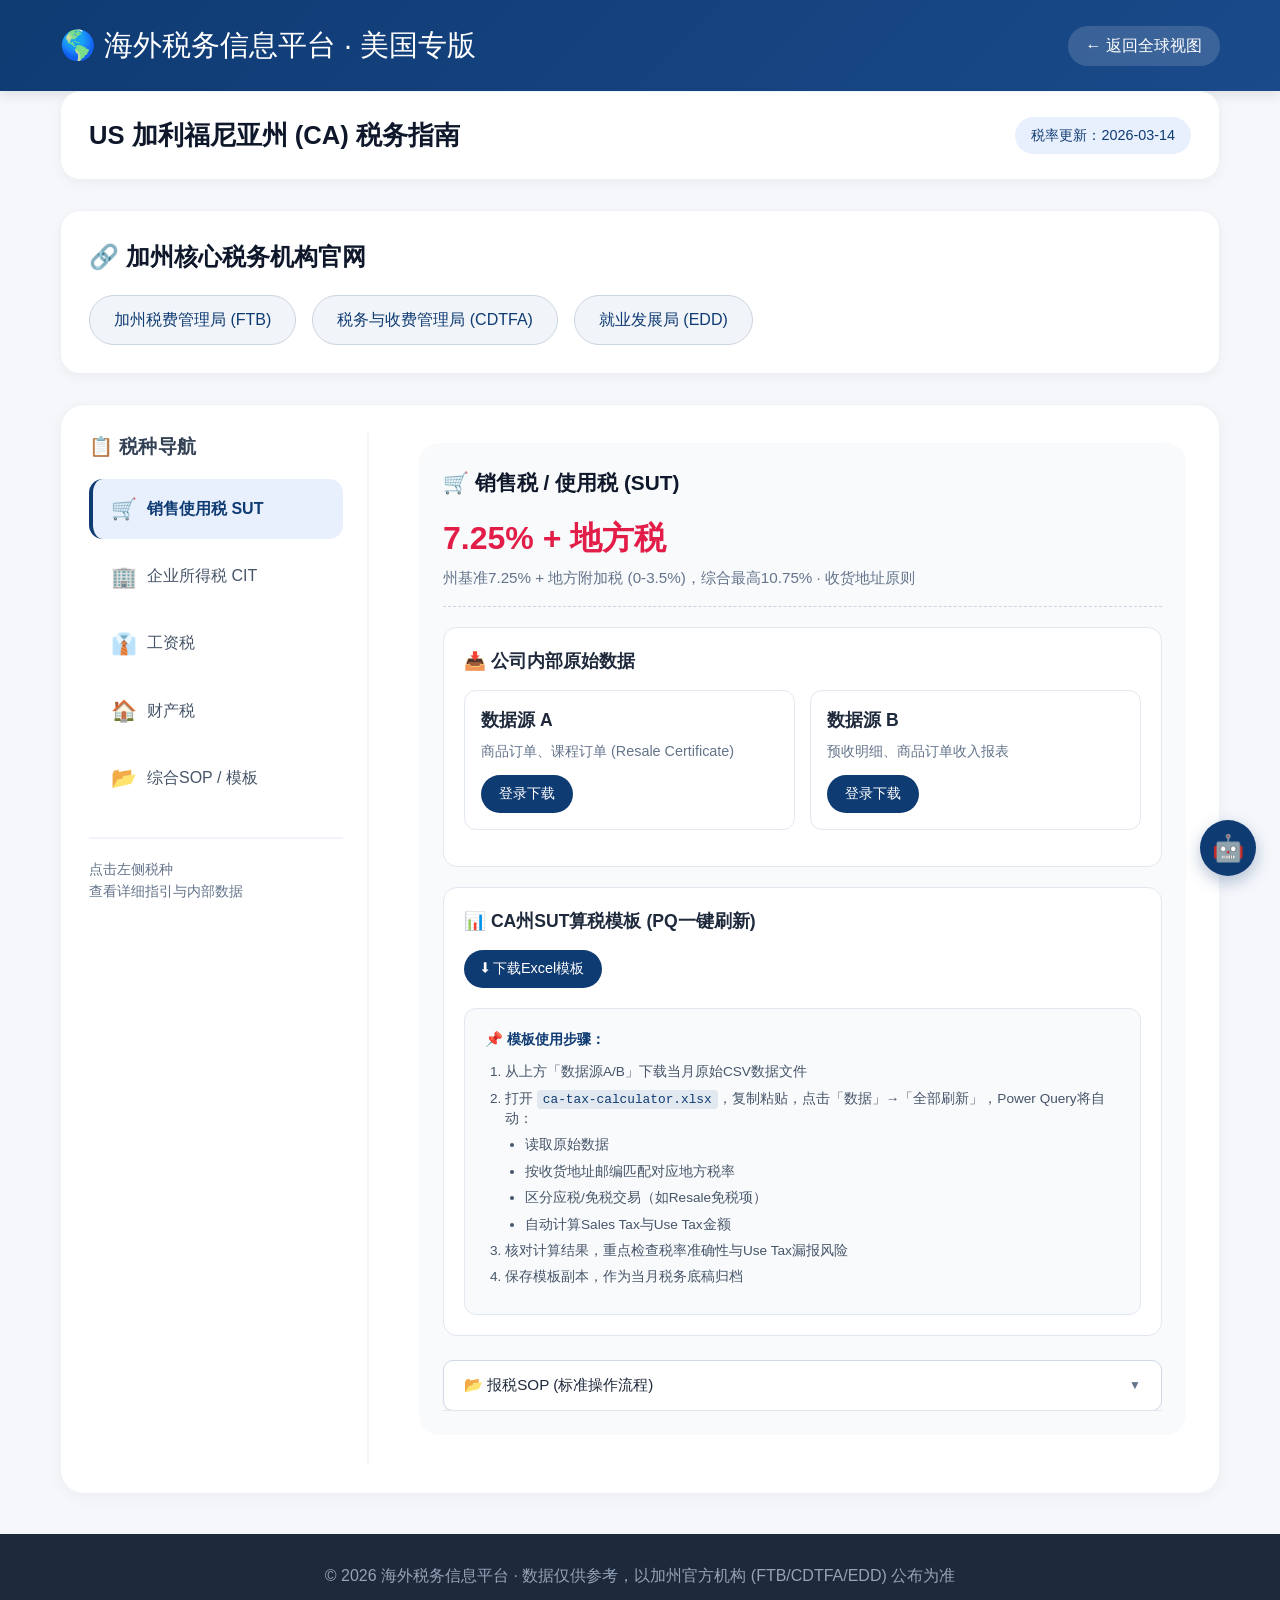
<file: pages/us-ca.html>
<!DOCTYPE html>
<html lang="zh-CN">
<head>
    <meta charset="UTF-8">
    <meta name="viewport" content="width=device-width, initial-scale=1.0">
    <title>加利福尼亚州 (CA) · 税务详情</title>
    <style>
        * {
            margin: 0;
            padding: 0;
            box-sizing: border-box;
        }

        body {
            font-family: -apple-system, BlinkMacSystemFont, "Segoe UI", Roboto, "Helvetica Neue", Arial, sans-serif;
            line-height: 1.5;
            color: #1e293b;
            background-color: #f5f7fb;
        }

        /* 固定宽度1200px */
        .container {
            width: 1200px;
            margin: 0 auto;
            padding: 0 20px;
        }

        /* 导航栏 */
        header {
            background: linear-gradient(135deg, #0f3b73, #1a4a8a);
            color: white;
            padding: 24px 0;
            box-shadow: 0 4px 12px rgba(0,0,0,0.1);
        }

        header .container {
            display: flex;
            justify-content: space-between;
            align-items: center;
        }

        header h1 {
            font-size: 1.8rem;
            font-weight: 500;
            display: flex;
            align-items: center;
            gap: 10px;
        }

        .back-link {
            color: white;
            text-decoration: none;
            padding: 8px 18px;
            background: rgba(255,255,255,0.15);
            border-radius: 30px;
            font-weight: 500;
            transition: background 0.2s;
            cursor: pointer;
        }
        .back-link:hover {
            background: rgba(255,255,255,0.3);
        }

        /* 主体 */
        main {
            padding: 40px 0;
        }

        /* 头部标题区 */
        .tax-detail-header {
            display: flex;
            justify-content: space-between;
            align-items: center;
            margin-bottom: 30px;
            background: white;
            padding: 24px 28px;
            border-radius: 20px;
            box-shadow: 0 4px 12px rgba(0,0,0,0.04);
            border: 1px solid #eef2f6;
        }
        .tax-detail-header h2 {
            font-size: 1.6rem;
            font-weight: 600;
            color: #0f172a;
        }
        .update-tag {
            background: #e8f0fe;
            color: #0f3b73;
            padding: 8px 16px;
            border-radius: 40px;
            font-size: 0.9rem;
            font-weight: 500;
        }

        /* 核心官网链接 */
        .core-links-section {
            background: white;
            border-radius: 20px;
            padding: 28px;
            margin-bottom: 30px;
            box-shadow: 0 4px 12px rgba(0,0,0,0.04);
            border: 1px solid #eef2f6;
        }
        .core-links-section h3 {
            font-size: 1.5rem;
            font-weight: 600;
            color: #0f172a;
            margin-bottom: 20px;
            display: flex;
            align-items: center;
            gap: 8px;
        }
        .links-grid {
            display: flex;
            gap: 16px;
            flex-wrap: wrap;
        }
        .gov-button {
            display: inline-block;
            padding: 12px 24px;
            background: #f1f5f9;
            color: #0f3b73;
            text-decoration: none;
            border-radius: 40px;
            font-weight: 500;
            border: 1px solid #cbd5e1;
            transition: all 0.2s;
        }
        .gov-button:hover {
            background: #e2e8f0;
            border-color: #94a3b8;
        }

        /* ===== 左右分栏导航 ===== */
        .tax-detail-grid {
            display: flex;
            gap: 30px;
            background: white;
            border-radius: 24px;
            padding: 28px;
            box-shadow: 0 4px 16px rgba(0,0,0,0.04);
            border: 1px solid #eef2f6;
            min-height: 600px;
        }

        /* 左侧税种导航 */
        .tax-nav {
            width: 280px;
            flex-shrink: 0;
            border-right: 2px solid #f1f5f9;
            padding-right: 24px;
        }
        .tax-nav h4 {
            font-size: 1.2rem;
            font-weight: 600;
            color: #334155;
            margin-bottom: 18px;
            letter-spacing: 0.3px;
        }
        .tax-nav-list {
            display: flex;
            flex-direction: column;
            gap: 8px;
        }
        .tax-nav-item {
            padding: 14px 18px;
            border-radius: 14px;
            font-size: 1rem;
            font-weight: 500;
            color: #475569;
            cursor: pointer;
            transition: all 0.2s;
            display: flex;
            align-items: center;
            gap: 10px;
            border-left: 4px solid transparent;
        }
        .tax-nav-item:hover {
            background: #f8fafc;
            color: #0f3b73;
        }
        .tax-nav-item.active {
            background: #e8f0fe;
            color: #0f3b73;
            border-left-color: #0f3b73;
            font-weight: 600;
        }
        .tax-nav-item .emoji-bg {
            font-size: 1.3rem;
        }

        /* 右侧内容面板 */
        .tax-content-panel {
            flex: 1;
            min-width: 0;
            background: #ffffff;
            border-radius: 16px;
            padding: 10px 5px 10px 20px;
        }
        .tax-content-pane {
            display: none;
            animation: fadeIn 0.3s ease;
        }
        .tax-content-pane.active-pane {
            display: block;
        }
        @keyframes fadeIn {
            from { opacity: 0.3; transform: translateY(5px); }
            to { opacity: 1; transform: translateY(0); }
        }

        /* 右侧内容卡片样式 */
        .pane-card {
            background: #f8fafc;
            border-radius: 20px;
            padding: 24px;
            margin-bottom: 20px;
        }
        .pane-card h5 {
            font-size: 1.3rem;
            font-weight: 600;
            color: #0f172a;
            margin-bottom: 16px;
            display: flex;
            align-items: center;
            gap: 10px;
        }
        .rate-badge {
            font-size: 2rem;
            font-weight: 700;
            color: #e11d48;
            margin: 10px 0 5px;
        }
        .rate-desc {
            color: #64748b;
            font-size: 0.95rem;
            margin-bottom: 20px;
            border-bottom: 1px dashed #cbd5e1;
            padding-bottom: 16px;
        }
        .data-block {
            background: white;
            border-radius: 14px;
            padding: 20px;
            margin: 20px 0;
            border: 1px solid #e2e8f0;
        }
        .data-block h6 {
            font-size: 1.1rem;
            font-weight: 600;
            margin-bottom: 12px;
            color: #1e293b;
        }
        .data-links {
            display: flex;
            gap: 15px;
            flex-wrap: wrap;
            margin: 16px 0;
        }
        .data-link-item {
            background: white;
            border-radius: 12px;
            padding: 16px;
            flex: 1 1 200px;
            border: 1px solid #e2e8f0;
        }
        .data-link-item h6 {
            margin-bottom: 8px;
        }
        .data-link-desc {
            color: #64748b;
            font-size: 0.9rem;
            margin-bottom: 12px;
        }
        .btn {
            display: inline-block;
            padding: 8px 18px;
            border-radius: 40px;
            font-weight: 500;
            text-decoration: none;
            font-size: 0.9rem;
            border: none;
            cursor: pointer;
            transition: 0.2s;
        }
        .btn-primary {
            background: #0f3b73;
            color: white;
        }
        .btn-primary:hover {
            background: #0a2955;
        }
        .btn-secondary {
            background: white;
            color: #0f3b73;
            border: 1px solid #cbd5e1;
        }
        .btn-secondary:hover {
            background: #f1f5f9;
        }

        /* 模板使用步骤 -  */
        .template-guide {
            background: #f8fafc;
            border-radius: 12px;
            padding: 20px;
            margin-top: 20px;
            border: 1px solid #e2e8f0;
        }
        .template-guide strong {
            font-size: 0.9rem;
            color: #0f3b73;
            display: block;
            margin-bottom: 12px;
            font-weight: 600;
        }
        .template-guide ol, .template-guide ul {
            margin-left: 20px;
            color: #475569;
            font-size: 0.85rem;
        }
        .template-guide li {
            margin: 6px 0;
            line-height: 1.5;
            font-size: 0.85rem;
        }
        .template-guide code {
            background: #e2e8f0;
            padding: 2px 6px;
            border-radius: 4px;
            font-size: 0.8rem;
            color: #0f3b73;
            font-family: monospace;
        }
        .template-guide ul {
            list-style-type: disc;
        }

        /* 折叠SOP - 全新精致样式 */
        .sop-section {
            margin-top: 24px;
        }
        .collapsible {
            background: white;
            border: 1px solid #d1d9e6;
            padding: 14px 20px;
            width: 100%;
            text-align: left;
            font-size: 0.95rem;
            font-weight: 500;
            border-radius: 10px;
            cursor: pointer;
            display: flex;
            justify-content: space-between;
            align-items: center;
            transition: all 0.2s;
            color: #1e293b;
            box-shadow: 0 1px 3px rgba(0,0,0,0.02);
        }
        .collapsible:hover {
            background: #f1f5f9;
            border-color: #9aa9b9;
        }
        .collapsible::after {
            content: '▼';
            font-size: 0.75rem;
            color: #64748b;
            transition: transform 0.3s;
        }
        .collapsible.active::after {
            transform: rotate(180deg);
        }
        .sop-content {
            max-height: 0;
            overflow: hidden;
            transition: max-height 0.4s ease-out;
            background: #ffffff;
            border-radius: 0 0 12px 12px;
            border: 1px solid #e2e8f0;
            border-top: none;
            margin-top: -1px;
        }
        .sop-content-inner {
            padding: 24px;
            font-size: 0.9rem;
            line-height: 1.6;
            color: #334155;
        }
        .sop-step {
            margin-bottom: 28px;
        }
        .sop-step:last-child {
            margin-bottom: 0;
        }
        .sop-step-title {
            font-weight: 600;
            color: #0f3b73;
            font-size: 1rem;
            margin-bottom: 12px;
            padding-bottom: 6px;
            border-bottom: 1px solid #e2e8f0;
            display: flex;
            align-items: center;
            gap: 8px;
        }
        .sop-step-title .step-number {
            background: #0f3b73;
            color: white;
            width: 24px;
            height: 24px;
            border-radius: 24px;
            display: inline-flex;
            align-items: center;
            justify-content: center;
            font-size: 0.8rem;
            font-weight: 500;
        }
        .sop-content-inner p {
            margin-bottom: 12px;
            font-size: 0.9rem;
        }
        .sop-content-inner strong {
            color: #0f3b73;
            font-weight: 600;
        }
        .sop-content-inner ul, .sop-content-inner ol {
            margin-left: 24px;
            margin-bottom: 16px;
        }
        .sop-content-inner li {
            margin: 6px 0;
            font-size: 0.9rem;
        }
        .sop-download {
            margin-top: 24px;
            padding-top: 20px;
            border-top: 1px dashed #cbd5e1;
            display: flex;
            gap: 12px;
            align-items: center;
        }
        .sop-download .btn {
            font-size: 0.8rem;
            padding: 6px 14px;
        }
        .sop-note {
            background: #fef9e7;
            border-left: 4px solid #f1c40f;
            padding: 16px;
            border-radius: 8px;
            margin-top: 20px;
            font-size: 0.85rem;
        }
        .sop-note p {
            margin-bottom: 8px;
        }
        .sop-note ul {
            margin-left: 20px;
        }

        /* AI 悬浮窗 */
        .ai-chat-container {
            position: fixed;
            bottom: 24px;
            right: 24px;
            z-index: 1000;
        }
        .ai-chat-toggle {
            width: 56px;
            height: 56px;
            background: #0f3b73;
            border: none;
            border-radius: 56px;
            font-size: 26px;
            cursor: pointer;
            box-shadow: 0 6px 16px rgba(15,59,115,0.3);
            color: white;
        }
        .ai-chat-window {
            position: absolute;
            bottom: 70px;
            right: 0;
            width: 340px;
            background: white;
            border-radius: 20px;
            border: 1px solid #e2e8f0;
            box-shadow: 0 12px 30px rgba(0,0,0,0.1);
            display: none;
        }
        .ai-chat-window.show { display: block; }
        .ai-chat-header {
            padding: 16px;
            font-weight: 600;
            background: #f8fafc;
            border-bottom: 1px solid #e2e8f0;
            display: flex;
            justify-content: space-between;
        }
        .ai-chat-close { cursor: pointer; font-size: 22px; line-height: 1; }
        .ai-chat-messages {
            height: 260px;
            overflow-y: auto;
            padding: 16px;
            background: #f8fafc;
        }
        .message {
            margin-bottom: 12px;
            padding: 8px 14px;
            border-radius: 18px;
            max-width: 85%;
            font-size: 0.9rem;
        }
        .ai-message {
            background: #e8f0fe;
            color: #1e293b;
            margin-right: auto;
        }
        .user-message {
            background: #0f3b73;
            color: white;
            margin-left: auto;
        }
        .ai-chat-input {
            display: flex;
            padding: 12px;
            border-top: 1px solid #e2e8f0;
        }
        .ai-chat-input input {
            flex: 1;
            padding: 10px 14px;
            border: 1px solid #e2e8f0;
            border-radius: 30px 0 0 30px;
            outline: none;
        }
        .ai-chat-input button {
            padding: 0 20px;
            background: #0f3b73;
            color: white;
            border: none;
            border-radius: 0 30px 30px 0;
            cursor: pointer;
        }

        footer {
            background: #1e293b;
            color: #94a3b8;
            padding: 30px 0;
            text-align: center;
            margin-top: 40px;
        }

        @media (max-width: 1200px) {
            .container { width: 100%; }
        }
    </style>
</head>
<body>

<header>
    <div class="container">
        <h1>🌎 海外税务信息平台 · 美国专版</h1>
        <a onclick="window.location.href='../index.html'" class="back-link">← 返回全球视图</a>
    </div>
</header>

<main class="container">
    <div class="tax-detail-header">
        <h2>US 加利福尼亚州 (CA) 税务指南</h2>
        <span class="update-tag">税率更新：2026-03-14</span>
    </div>

    <div class="core-links-section">
        <h3>🔗 加州核心税务机构官网</h3>
        <div class="links-grid">
            <a href="https://www.ftb.ca.gov/" target="_blank" class="gov-button">加州税费管理局 (FTB)</a>
            <a href="https://www.cdtfa.ca.gov/" target="_blank" class="gov-button">税务与收费管理局 (CDTFA)</a>
            <a href="https://www.edd.ca.gov/" target="_blank" class="gov-button">就业发展局 (EDD)</a>
        </div>
    </div>

    <div class="tax-detail-grid">
        <!-- 左侧税种导航 -->
        <div class="tax-nav">
            <h4>📋 税种导航</h4>
            <div class="tax-nav-list">
                <div class="tax-nav-item active" data-pane="sut-pane">
                    <span class="emoji-bg">🛒</span> 销售使用税 SUT
                </div>
                <div class="tax-nav-item" data-pane="income-pane">
                    <span class="emoji-bg">🏢</span> 企业所得税 CIT
                </div>
                <div class="tax-nav-item" data-pane="payroll-pane">
                    <span class="emoji-bg">👔</span> 工资税
                </div>
                <div class="tax-nav-item" data-pane="property-pane">
                    <span class="emoji-bg">🏠</span> 财产税
                </div>
                <div class="tax-nav-item" data-pane="sop-pane">
                    <span class="emoji-bg">📂</span> 综合SOP / 模板
                </div>
            </div>
            <div style="margin-top: 30px; padding-top: 20px; border-top: 2px solid #f1f5f9;">
                <p style="color:#64748b; font-size:0.9rem;">点击左侧税种<br>查看详细指引与内部数据</p>
            </div>
        </div>

        <!-- 右侧内容区域 -->
        <div class="tax-content-panel">

            <!-- SUT 窗格 - 更新SOP内容 -->
            <div id="sut-pane" class="tax-content-pane active-pane">
                <div class="pane-card">
                    <h5>🛒 销售税 / 使用税 (SUT)</h5>
                    <div class="rate-badge">7.25% + 地方税</div>
                    <div class="rate-desc">州基准7.25% + 地方附加税 (0-3.5%)，综合最高10.75% · 收货地址原则</div>

                    <div class="data-block">
                        <h6>📥 公司内部原始数据</h6>
                        <div class="data-links">
                            <div class="data-link-item">
                                <h6>数据源 A</h6>
                                <div class="data-link-desc">商品订单、课程订单 (Resale Certificate)</div>
                                <a href="https://sso.100tal.com/portal/login/489804597" target="_blank" class="btn btn-primary">登录下载</a>
                            </div>
                            <div class="data-link-item">
                                <h6>数据源 B</h6>
                                <div class="data-link-desc">预收明细、商品订单收入报表</div>
                                <a href="https://sso.100tal.com/portal/login/388143234" target="_blank" class="btn btn-primary">登录下载</a>
                            </div>
                        </div>
                    </div>

                    <!-- 算税模板 - 文字步骤 -->
                    <div class="data-block">
                        <h6>📊 CA州SUT算税模板 (PQ一键刷新)</h6>
                        <div style="display: flex; gap:12px; flex-wrap:wrap; margin:16px 0;">
                            <a href="../assets/templates/ca-tax-calculator.xlsx" class="btn btn-primary" download>⬇ 下载Excel模板</a>
                        </div>
                        <div class="template-guide">
                            <strong>📌 模板使用步骤：</strong>
                            <ol>
                                <li>从上方「数据源A/B」下载当月原始CSV数据文件</li>
                                <li>打开 <code>ca-tax-calculator.xlsx</code>，复制粘贴，点击「数据」→「全部刷新」，Power Query将自动：
                                    <ul>
                                        <li>读取原始数据</li>
                                        <li>按收货地址邮编匹配对应地方税率</li>
                                        <li>区分应税/免税交易（如Resale免税项）</li>
                                        <li>自动计算Sales Tax与Use Tax金额</li>
                                    </ul>
                                </li>
                                <li>核对计算结果，重点检查税率准确性与Use Tax漏报风险</li>
                                <li>保存模板副本，作为当月税务底稿归档</li>
                            </ol>
                        </div>
                    </div>

                    <!-- SOP折叠块 - 按照最新要求更新 -->
                    <div class="sop-section">
                        <button class="collapsible" data-target="sut-sop">📂 报税SOP (标准操作流程)</button>
                        <div id="sut-sop" class="sop-content">
                            <div class="sop-content-inner">
                                <!-- 步骤1：数据下载 -->
                                <div class="sop-step">
                                    <div class="sop-step-title">
                                        <span class="step-number">1</span> 数据下载
                                    </div>
                                    <p>登录上方「数据源A/B」下载当月 4 类核心报表：</p>
                                    <ul>
                                        <li><strong>商品订单收入报表</strong></li>
                                        <li><strong>预收明细报表</strong></li>
                                        <li><strong>商品订单表</strong></li>
                                        <li><strong>课程订单表</strong></li>
                                    </ul>
                                </div>

                                <!-- 步骤2：数据清洗 -->
                                <div class="sop-step">
                                    <div class="sop-step-title">
                                        <span class="step-number">2</span> 数据清洗
                                    </div>
                                    <p>筛选商品订单收入报表，删除「交易类型名称」列为「退款」的对应订单 ID 及相关数据。</p>
                                </div>

                                <!-- 步骤3：数据合并 -->
                                <div class="sop-step">
                                    <div class="sop-step-title">
                                        <span class="step-number">3</span> 数据合并
                                    </div>
                                    <p>以订单编号为关联键，将清洗后的商品订单表与课程订单表合并，整合关联数据。</p>
                                </div>

                                <!-- 关键注意点 -->
                                <div class="sop-note">
                                    <p><strong>🔑 关键注意点</strong></p>
                                    <ul>
                                        <li><strong>数据筛选核心规则：</strong>仅剔除「退款」类订单 ID，保留其他交易类型数据；</li>
                                        <li><strong>合并核心依据：</strong>严格以「订单编号」为唯一匹配维度，确保两表数据关联准确；</li>
                                        <li><strong>数据源范围：</strong>覆盖加州的 4 类官方报表，需区分州级数据维度。</li>
                                    </ul>
                                </div>

                                <div class="sop-download">
                                    <a href="assets/sop/CA-SUT-SOP.pdf" class="btn btn-secondary" download>📥 下载PDF版SOP</a>
                                    <span style="color:#94a3b8; font-size:0.8rem;">PDF版本包含完整内容</span>
                                </div>
                            </div>
                        </div>
                    </div>
                </div>
            </div>

            <!-- 企业所得税窗格 -->
            <div id="income-pane" class="tax-content-pane">
                <div class="pane-card">
                    <h5>🏢 企业所得税 CIT</h5>
                    <div class="rate-badge">8.84%</div>
                    <div class="rate-desc">固定税率，基于加州净收入；S型公司税率为1.5%</div>
                    <div class="data-block">
                        <h6>📁 相关指引</h6>
                        <p>申报截止日：每年4月15日（公司）<br>扩展截止日：10月15日（需申请）</p>
                        <p>主要表格：FTB 100 (公司) / FTB 100S (S型)</p>
                        <a href="https://www.ftb.ca.gov/forms/" target="_blank" class="btn btn-primary">FTB 表格下载</a>
                    </div>
                    <div class="data-block">
                        <h6>📊 内部损益数据</h6>
                        <div class="data-link-item" style="margin-top:10px;">
                            <h6>财务系统导出</h6>
                            <div class="data-link-desc">P&L by state (California)</div>
                            <a href="#" class="btn btn-secondary" onclick="alert('请联系财务组获取权限')">申请访问</a>
                        </div>
                    </div>
                </div>
            </div>

            <!-- 工资税窗格 -->
            <div id="payroll-pane" class="tax-content-pane">
                <div class="pane-card">
                    <h5>👔 工资税 (Payroll)</h5>
                    <div class="rate-badge">3.5% - 6.2%</div>
                    <div class="rate-desc">包含UI、SDI、ETT等，雇主雇员共同承担</div>
                    <div class="data-block">
                        <h6>🔍 EDD 相关</h6>
                        <p>失业保险 (UI): 新雇主3.4% , 成熟雇主浮动<br>伤残保险 (SDI): 雇员部分1.2% (2026)<br>就业培训税 (ETT): 0.1% (仅限特定行业)</p>
                        <a href="https://www.edd.ca.gov/payroll_taxes/" target="_blank" class="btn btn-primary">查看EDD税率表</a>
                    </div>
                </div>
            </div>

            <!-- 财产税窗格 -->
            <div id="property-pane" class="tax-content-pane">
                <div class="pane-card">
                    <h5>🏠 财产税</h5>
                    <div class="rate-badge">约1% + 附加税</div>
                    <div class="rate-desc">按房产评估价值1% + 地方债券附加税</div>
                    <div class="data-block">
                        <p>每年由县评估官评定价值，通常在11月1日和2月1日分两期缴纳。</p>
                        <a href="https://www.cdtfa.ca.gov/taxes-and-fees/property-taxes.htm" target="_blank" class="btn btn-primary">了解更多</a>
                    </div>
                </div>
            </div>

            <!-- 综合SOP/模板窗格 -->
            <div id="sop-pane" class="tax-content-pane">
                <div class="pane-card">
                    <h5>📂 加州税务综合SOP & 模板</h5>
                    <p style="margin-bottom:20px; font-size:0.9rem; color:#475569;">包含销售税、工资税、所得税常用流程与计算模板</p>
                    <div class="data-links" style="flex-direction: column; gap:16px;">
                        <div class="data-link-item">
                            <h6>SUT 月度申报 SOP+模板</h6>
                            <div class="data-link-desc">含Power Query自动计税文件</div>
                            <a href="../assets/templates/ca-tax-calculator.xlsx" class="btn btn-primary" download>下载 Excel</a>
                        </div>
                        <div class="data-link-item">
                            <h6>工资税对账模板</h6>
                            <div class="data-link-desc">核对季度工资单与EDD申报表</div>
                            <a href="#" class="btn btn-secondary" onclick="alert('准备中')">预览</a>
                        </div>
                        <div class="data-link-item">
                            <h6>企业所得税预估计算器</h6>
                            <div class="data-link-desc">基于净收入的快速估算</div>
                            <a href="#" class="btn btn-secondary" onclick="alert('开发中')">查看</a>
                        </div>
                    </div>
                </div>
            </div>
        </div>
    </div>
</main>

<div class="ai-chat-container">
    <button class="ai-chat-toggle" id="ai-chat-toggle">🤖</button>
    <div class="ai-chat-window" id="ai-chat-window">
        <div class="ai-chat-header">
            <span>CA 税务助手</span>
            <span class="ai-chat-close" id="ai-chat-close">×</span>
        </div>
        <div class="ai-chat-messages" id="ai-chat-messages">
            <div class="message ai-message">点击左侧税种查看详细内容。我可以回答税率、截止日等问题。</div>
        </div>
        <div class="ai-chat-input">
            <input id="ai-chat-input" placeholder="例如：销售税地方税率">
            <button id="ai-chat-send">发送</button>
        </div>
    </div>
</div>

<footer>
    <div class="container">
        <p>© 2026 海外税务信息平台 · 数据仅供参考，以加州官方机构 (FTB/CDTFA/EDD) 公布为准</p>
    </div>
</footer>

<script>
    const navItems = document.querySelectorAll('.tax-nav-item');
    const panes = document.querySelectorAll('.tax-content-pane');

    navItems.forEach(item => {
        item.addEventListener('click', function(e) {
            navItems.forEach(nav => nav.classList.remove('active'));
            this.classList.add('active');
            const targetId = this.getAttribute('data-pane');
            panes.forEach(pane => pane.classList.remove('active-pane'));
            const activePane = document.getElementById(targetId);
            if (activePane) activePane.classList.add('active-pane');
        });
    });

    document.querySelectorAll('.collapsible').forEach(btn => {
        btn.addEventListener('click', function() {
            this.classList.toggle('active');
            const targetId = this.getAttribute('data-target');
            const content = document.getElementById(targetId);
            if (content.style.maxHeight) {
                content.style.maxHeight = null;
            } else {
                content.style.maxHeight = content.scrollHeight + 'px';
            }
        });
    });

    const toggle = document.getElementById('ai-chat-toggle');
    const closeBtn = document.getElementById('ai-chat-close');
    const windowChat = document.getElementById('ai-chat-window');
    toggle.addEventListener('click', () => windowChat.classList.toggle('show'));
    closeBtn.addEventListener('click', () => windowChat.classList.remove('show'));

    document.getElementById('ai-chat-send').addEventListener('click', sendAIMessage);
    document.getElementById('ai-chat-input').addEventListener('keypress', (e) => {
        if (e.key === 'Enter') sendAIMessage();
    });

    function sendAIMessage() {
        const input = document.getElementById('ai-chat-input');
        const msg = input.value.trim();
        if (!msg) return;

        const messagesDiv = document.getElementById('ai-chat-messages');
        const userDiv = document.createElement('div');
        userDiv.className = 'message user-message';
        userDiv.textContent = msg;
        messagesDiv.appendChild(userDiv);

        input.value = '';
        messagesDiv.scrollTop = messagesDiv.scrollHeight;

        setTimeout(() => {
            const aiDiv = document.createElement('div');
            aiDiv.className = 'message ai-message';
            if (msg.includes('销售税') || msg.includes('SUT')) {
                aiDiv.textContent = '加州销售税 = 7.25%州税 + 地方税 (0-3.5%)。最高10.75%。';
            } else if (msg.includes('企业所得税')) {
                aiDiv.textContent = '企业所得税税率 8.84%，S型公司 1.5%。截止日4月15日。';
            } else if (msg.includes('截止')) {
                aiDiv.textContent = '销售税：月度申报次月20日；企业所得税：4月15日。';
            } else {
                aiDiv.textContent = '请参考左侧税种导航或官网链接。';
            }
            messagesDiv.appendChild(aiDiv);
            messagesDiv.scrollTop = messagesDiv.scrollHeight;
        }, 400);
    }
</script>

</body>
</html>
</file>
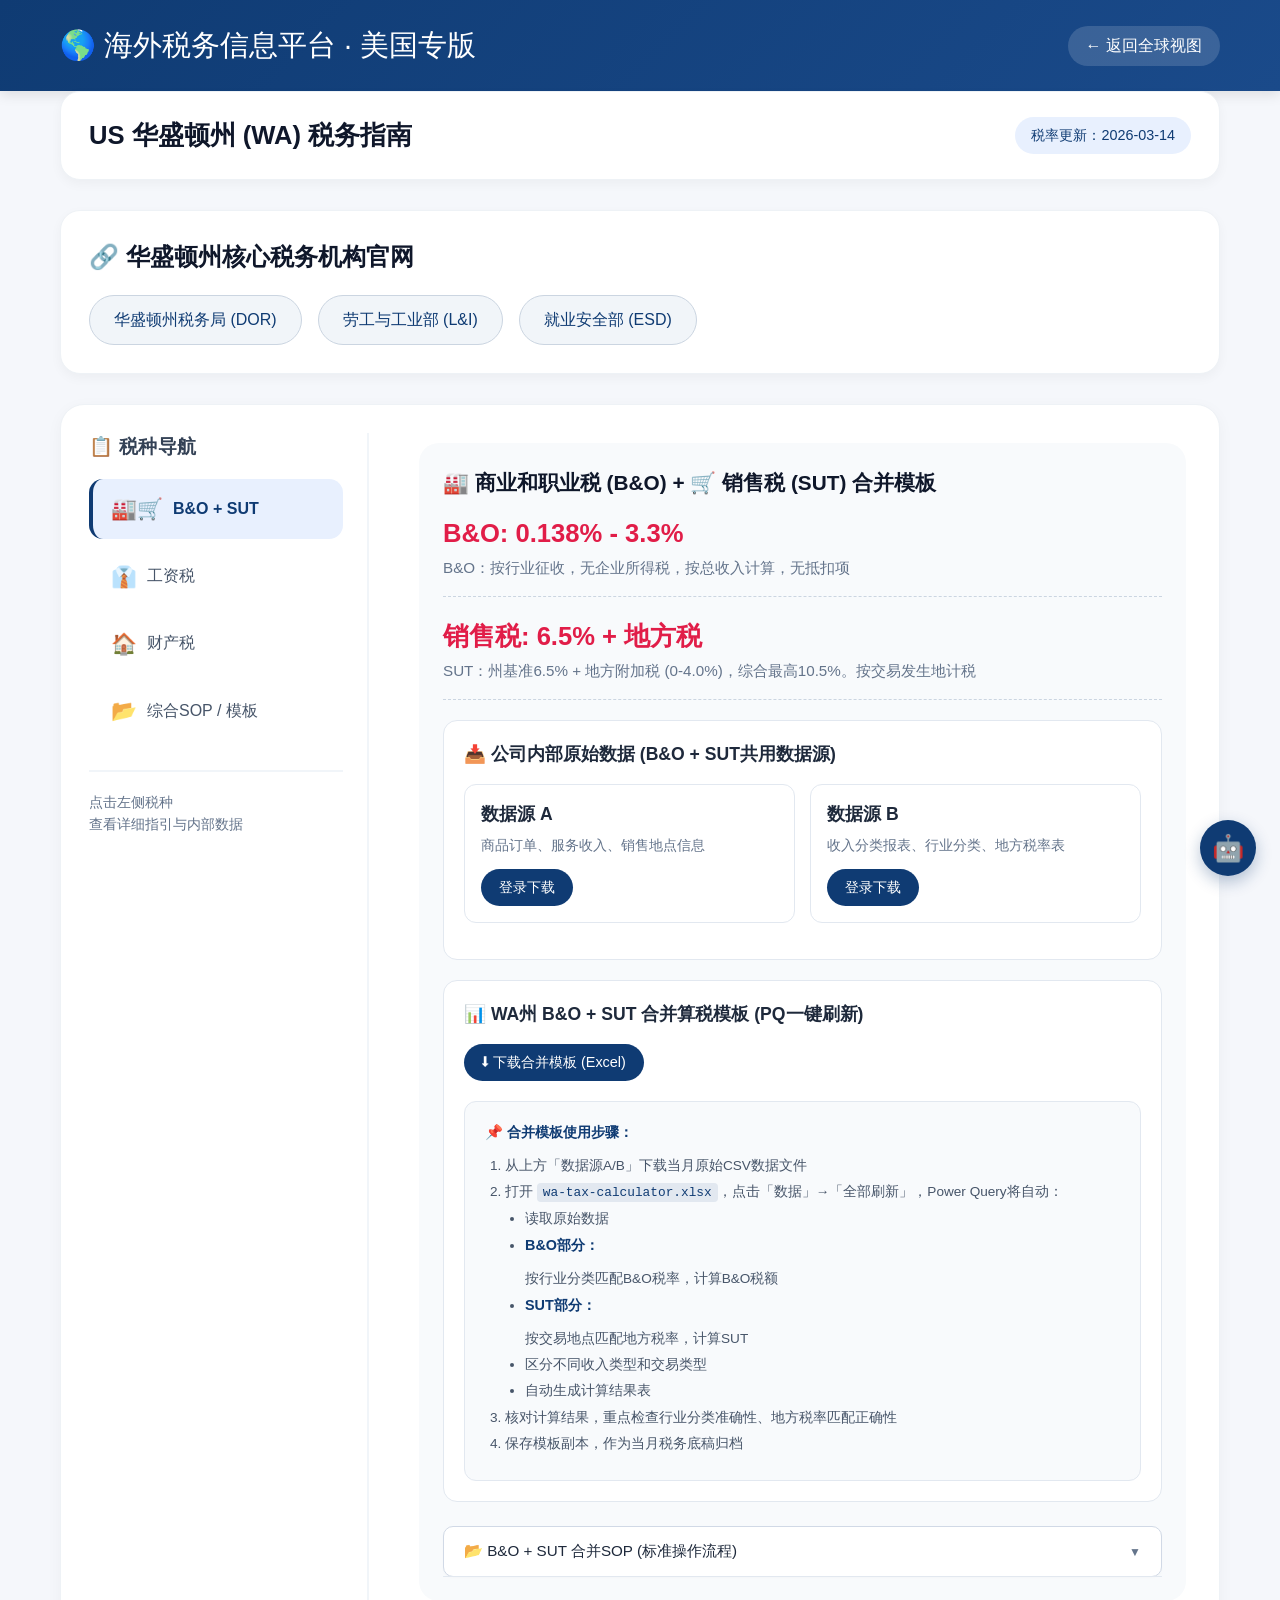
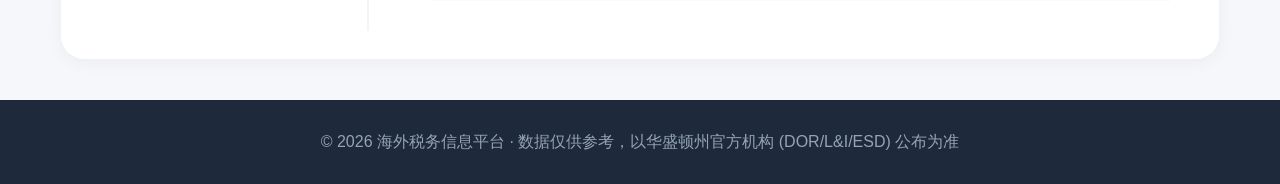
<file: pages/us-wa.html>
<!DOCTYPE html>
<html lang="zh-CN">
<head>
    <meta charset="UTF-8">
    <meta name="viewport" content="width=device-width, initial-scale=1.0">
    <title>华盛顿州 (WA) · 税务详情</title>
    <style>
        * {
            margin: 0;
            padding: 0;
            box-sizing: border-box;
        }

        body {
            font-family: -apple-system, BlinkMacSystemFont, "Segoe UI", Roboto, "Helvetica Neue", Arial, sans-serif;
            line-height: 1.5;
            color: #1e293b;
            background-color: #f5f7fb;
        }

        /* 固定宽度1200px */
        .container {
            width: 1200px;
            margin: 0 auto;
            padding: 0 20px;
        }

        /* 导航栏 */
        header {
            background: linear-gradient(135deg, #0f3b73, #1a4a8a);
            color: white;
            padding: 24px 0;
            box-shadow: 0 4px 12px rgba(0,0,0,0.1);
        }

        header .container {
            display: flex;
            justify-content: space-between;
            align-items: center;
        }

        header h1 {
            font-size: 1.8rem;
            font-weight: 500;
            display: flex;
            align-items: center;
            gap: 10px;
        }

        .back-link {
            color: white;
            text-decoration: none;
            padding: 8px 18px;
            background: rgba(255,255,255,0.15);
            border-radius: 30px;
            font-weight: 500;
            transition: background 0.2s;
            cursor: pointer;
        }
        .back-link:hover {
            background: rgba(255,255,255,0.3);
        }

        /* 主体 */
        main {
            padding: 40px 0;
        }

        /* 头部标题区 */
        .tax-detail-header {
            display: flex;
            justify-content: space-between;
            align-items: center;
            margin-bottom: 30px;
            background: white;
            padding: 24px 28px;
            border-radius: 20px;
            box-shadow: 0 4px 12px rgba(0,0,0,0.04);
            border: 1px solid #eef2f6;
        }
        .tax-detail-header h2 {
            font-size: 1.6rem;
            font-weight: 600;
            color: #0f172a;
        }
        .update-tag {
            background: #e8f0fe;
            color: #0f3b73;
            padding: 8px 16px;
            border-radius: 40px;
            font-size: 0.9rem;
            font-weight: 500;
        }

        /* 核心官网链接 */
        .core-links-section {
            background: white;
            border-radius: 20px;
            padding: 28px;
            margin-bottom: 30px;
            box-shadow: 0 4px 12px rgba(0,0,0,0.04);
            border: 1px solid #eef2f6;
        }
        .core-links-section h3 {
            font-size: 1.5rem;
            font-weight: 600;
            color: #0f172a;
            margin-bottom: 20px;
            display: flex;
            align-items: center;
            gap: 8px;
        }
        .links-grid {
            display: flex;
            gap: 16px;
            flex-wrap: wrap;
        }
        .gov-button {
            display: inline-block;
            padding: 12px 24px;
            background: #f1f5f9;
            color: #0f3b73;
            text-decoration: none;
            border-radius: 40px;
            font-weight: 500;
            border: 1px solid #cbd5e1;
            transition: all 0.2s;
        }
        .gov-button:hover {
            background: #e2e8f0;
            border-color: #94a3b8;
        }

        /* ===== 左右分栏导航 ===== */
        .tax-detail-grid {
            display: flex;
            gap: 30px;
            background: white;
            border-radius: 24px;
            padding: 28px;
            box-shadow: 0 4px 16px rgba(0,0,0,0.04);
            border: 1px solid #eef2f6;
            min-height: 600px;
        }

        /* 左侧税种导航 */
        .tax-nav {
            width: 280px;
            flex-shrink: 0;
            border-right: 2px solid #f1f5f9;
            padding-right: 24px;
        }
        .tax-nav h4 {
            font-size: 1.2rem;
            font-weight: 600;
            color: #334155;
            margin-bottom: 18px;
            letter-spacing: 0.3px;
        }
        .tax-nav-list {
            display: flex;
            flex-direction: column;
            gap: 8px;
        }
        .tax-nav-item {
            padding: 14px 18px;
            border-radius: 14px;
            font-size: 1rem;
            font-weight: 500;
            color: #475569;
            cursor: pointer;
            transition: all 0.2s;
            display: flex;
            align-items: center;
            gap: 10px;
            border-left: 4px solid transparent;
        }
        .tax-nav-item:hover {
            background: #f8fafc;
            color: #0f3b73;
        }
        .tax-nav-item.active {
            background: #e8f0fe;
            color: #0f3b73;
            border-left-color: #0f3b73;
            font-weight: 600;
        }
        .tax-nav-item .emoji-bg {
            font-size: 1.3rem;
        }

        /* 右侧内容面板 */
        .tax-content-panel {
            flex: 1;
            min-width: 0;
            background: #ffffff;
            border-radius: 16px;
            padding: 10px 5px 10px 20px;
        }
        .tax-content-pane {
            display: none;
            animation: fadeIn 0.3s ease;
        }
        .tax-content-pane.active-pane {
            display: block;
        }
        @keyframes fadeIn {
            from { opacity: 0.3; transform: translateY(5px); }
            to { opacity: 1; transform: translateY(0); }
        }

        /* 右侧内容卡片样式 */
        .pane-card {
            background: #f8fafc;
            border-radius: 20px;
            padding: 24px;
            margin-bottom: 20px;
        }
        .pane-card h5 {
            font-size: 1.3rem;
            font-weight: 600;
            color: #0f172a;
            margin-bottom: 16px;
            display: flex;
            align-items: center;
            gap: 10px;
        }
        .rate-badge {
            font-size: 2rem;
            font-weight: 700;
            color: #e11d48;
            margin: 10px 0 5px;
        }
        .rate-desc {
            color: #64748b;
            font-size: 0.95rem;
            margin-bottom: 20px;
            border-bottom: 1px dashed #cbd5e1;
            padding-bottom: 16px;
        }
        .data-block {
            background: white;
            border-radius: 14px;
            padding: 20px;
            margin: 20px 0;
            border: 1px solid #e2e8f0;
        }
        .data-block h6 {
            font-size: 1.1rem;
            font-weight: 600;
            margin-bottom: 12px;
            color: #1e293b;
        }
        .data-links {
            display: flex;
            gap: 15px;
            flex-wrap: wrap;
            margin: 16px 0;
        }
        .data-link-item {
            background: white;
            border-radius: 12px;
            padding: 16px;
            flex: 1 1 200px;
            border: 1px solid #e2e8f0;
        }
        .data-link-item h6 {
            margin-bottom: 8px;
        }
        .data-link-desc {
            color: #64748b;
            font-size: 0.9rem;
            margin-bottom: 12px;
        }
        .btn {
            display: inline-block;
            padding: 8px 18px;
            border-radius: 40px;
            font-weight: 500;
            text-decoration: none;
            font-size: 0.9rem;
            border: none;
            cursor: pointer;
            transition: 0.2s;
        }
        .btn-primary {
            background: #0f3b73;
            color: white;
        }
        .btn-primary:hover {
            background: #0a2955;
        }
        .btn-secondary {
            background: white;
            color: #0f3b73;
            border: 1px solid #cbd5e1;
        }
        .btn-secondary:hover {
            background: #f1f5f9;
        }

        /* 模板使用步骤 - 小号文字美化 */
        .template-guide {
            background: #f8fafc;
            border-radius: 12px;
            padding: 20px;
            margin-top: 20px;
            border: 1px solid #e2e8f0;
        }
        .template-guide strong {
            font-size: 0.9rem;
            color: #0f3b73;
            display: block;
            margin-bottom: 12px;
            font-weight: 600;
        }
        .template-guide ol, .template-guide ul {
            margin-left: 20px;
            color: #475569;
            font-size: 0.85rem;
        }
        .template-guide li {
            margin: 6px 0;
            line-height: 1.5;
            font-size: 0.85rem;
        }
        .template-guide code {
            background: #e2e8f0;
            padding: 2px 6px;
            border-radius: 4px;
            font-size: 0.8rem;
            color: #0f3b73;
            font-family: monospace;
        }
        .template-guide ul {
            list-style-type: disc;
        }

        /* 折叠SOP - 精致样式 */
        .sop-section {
            margin-top: 24px;
        }
        .collapsible {
            background: white;
            border: 1px solid #d1d9e6;
            padding: 14px 20px;
            width: 100%;
            text-align: left;
            font-size: 0.95rem;
            font-weight: 500;
            border-radius: 10px;
            cursor: pointer;
            display: flex;
            justify-content: space-between;
            align-items: center;
            transition: all 0.2s;
            color: #1e293b;
            box-shadow: 0 1px 3px rgba(0,0,0,0.02);
        }
        .collapsible:hover {
            background: #f1f5f9;
            border-color: #9aa9b9;
        }
        .collapsible::after {
            content: '▼';
            font-size: 0.75rem;
            color: #64748b;
            transition: transform 0.3s;
        }
        .collapsible.active::after {
            transform: rotate(180deg);
        }
        .sop-content {
            max-height: 0;
            overflow: hidden;
            transition: max-height 0.4s ease-out;
            background: #ffffff;
            border-radius: 0 0 12px 12px;
            border: 1px solid #e2e8f0;
            border-top: none;
            margin-top: -1px;
        }
        .sop-content-inner {
            padding: 24px;
            font-size: 0.9rem;
            line-height: 1.6;
            color: #334155;
        }
        .sop-step {
            margin-bottom: 28px;
        }
        .sop-step:last-child {
            margin-bottom: 0;
        }
        .sop-step-title {
            font-weight: 600;
            color: #0f3b73;
            font-size: 1rem;
            margin-bottom: 12px;
            padding-bottom: 6px;
            border-bottom: 1px solid #e2e8f0;
            display: flex;
            align-items: center;
            gap: 8px;
        }
        .sop-step-title .step-number {
            background: #0f3b73;
            color: white;
            width: 24px;
            height: 24px;
            border-radius: 24px;
            display: inline-flex;
            align-items: center;
            justify-content: center;
            font-size: 0.8rem;
            font-weight: 500;
        }
        .sop-content-inner p {
            margin-bottom: 12px;
            font-size: 0.9rem;
        }
        .sop-content-inner strong {
            color: #0f3b73;
            font-weight: 600;
        }
        .sop-content-inner ul, .sop-content-inner ol {
            margin-left: 24px;
            margin-bottom: 16px;
        }
        .sop-content-inner li {
            margin: 6px 0;
            font-size: 0.9rem;
        }
        .sop-download {
            margin-top: 24px;
            padding-top: 20px;
            border-top: 1px dashed #cbd5e1;
            display: flex;
            gap: 12px;
            align-items: center;
        }
        .sop-download .btn {
            font-size: 0.8rem;
            padding: 6px 14px;
        }
        .sop-note {
            background: #fef9e7;
            border-left: 4px solid #f1c40f;
            padding: 16px;
            border-radius: 8px;
            margin-top: 20px;
            font-size: 0.85rem;
        }
        .sop-note p {
            margin-bottom: 8px;
        }
        .sop-note ul {
            margin-left: 20px;
        }

        /* AI 悬浮窗 */
        .ai-chat-container {
            position: fixed;
            bottom: 24px;
            right: 24px;
            z-index: 1000;
        }
        .ai-chat-toggle {
            width: 56px;
            height: 56px;
            background: #0f3b73;
            border: none;
            border-radius: 56px;
            font-size: 26px;
            cursor: pointer;
            box-shadow: 0 6px 16px rgba(15,59,115,0.3);
            color: white;
        }
        .ai-chat-window {
            position: absolute;
            bottom: 70px;
            right: 0;
            width: 340px;
            background: white;
            border-radius: 20px;
            border: 1px solid #e2e8f0;
            box-shadow: 0 12px 30px rgba(0,0,0,0.1);
            display: none;
        }
        .ai-chat-window.show { display: block; }
        .ai-chat-header {
            padding: 16px;
            font-weight: 600;
            background: #f8fafc;
            border-bottom: 1px solid #e2e8f0;
            display: flex;
            justify-content: space-between;
        }
        .ai-chat-close { cursor: pointer; font-size: 22px; line-height: 1; }
        .ai-chat-messages {
            height: 260px;
            overflow-y: auto;
            padding: 16px;
            background: #f8fafc;
        }
        .message {
            margin-bottom: 12px;
            padding: 8px 14px;
            border-radius: 18px;
            max-width: 85%;
            font-size: 0.9rem;
        }
        .ai-message {
            background: #e8f0fe;
            color: #1e293b;
            margin-right: auto;
        }
        .user-message {
            background: #0f3b73;
            color: white;
            margin-left: auto;
        }
        .ai-chat-input {
            display: flex;
            padding: 12px;
            border-top: 1px solid #e2e8f0;
        }
        .ai-chat-input input {
            flex: 1;
            padding: 10px 14px;
            border: 1px solid #e2e8f0;
            border-radius: 30px 0 0 30px;
            outline: none;
        }
        .ai-chat-input button {
            padding: 0 20px;
            background: #0f3b73;
            color: white;
            border: none;
            border-radius: 0 30px 30px 0;
            cursor: pointer;
        }

        footer {
            background: #1e293b;
            color: #94a3b8;
            padding: 30px 0;
            text-align: center;
            margin-top: 40px;
        }

        @media (max-width: 1200px) {
            .container { width: 100%; }
        }
    </style>
</head>
<body>

<header>
    <div class="container">
        <h1>🌎 海外税务信息平台 · 美国专版</h1>
        <a onclick="window.location.href='../index.html'" class="back-link">← 返回全球视图</a>
    </div>
</header>

<main class="container">
    <div class="tax-detail-header">
        <h2>US 华盛顿州 (WA) 税务指南</h2>
        <span class="update-tag">税率更新：2026-03-14</span>
    </div>

    <div class="core-links-section">
        <h3>🔗 华盛顿州核心税务机构官网</h3>
        <div class="links-grid">
            <a href="https://dor.wa.gov/" target="_blank" class="gov-button">华盛顿州税务局 (DOR)</a>
            <a href="https://www.lni.wa.gov/" target="_blank" class="gov-button">劳工与工业部 (L&I)</a>
            <a href="https://esd.wa.gov/" target="_blank" class="gov-button">就业安全部 (ESD)</a>
        </div>
    </div>

    <div class="tax-detail-grid">
        <!-- 左侧税种导航 -->
        <div class="tax-nav">
            <h4>📋 税种导航</h4>
            <div class="tax-nav-list">
                <div class="tax-nav-item active" data-pane="bo-sales-pane">
                    <span class="emoji-bg">🏭🛒</span> B&O + SUT 
                </div>
                <div class="tax-nav-item" data-pane="payroll-pane">
                    <span class="emoji-bg">👔</span> 工资税
                </div>
                <div class="tax-nav-item" data-pane="property-pane">
                    <span class="emoji-bg">🏠</span> 财产税
                </div>
                <div class="tax-nav-item" data-pane="sop-pane">
                    <span class="emoji-bg">📂</span> 综合SOP / 模板
                </div>
            </div>
            <div style="margin-top: 30px; padding-top: 20px; border-top: 2px solid #f1f5f9;">
                <p style="color:#64748b; font-size:0.9rem;">点击左侧税种<br>查看详细指引与内部数据</p>
            </div>
        </div>

        <!-- 右侧内容区域 -->
        <div class="tax-content-panel">

            <!-- B&O + SUT 合并窗格（主税种） -->
            <div id="bo-sales-pane" class="tax-content-pane active-pane">
                <div class="pane-card">
                    <h5>🏭 商业和职业税 (B&O) + 🛒 销售税 (SUT) 合并模板</h5>
                    
                    <!-- B&O 部分 -->
                    <div class="rate-badge" style="font-size:1.6rem;">B&O: 0.138% - 3.3%</div>
                    <div class="rate-desc">B&O：按行业征收，无企业所得税，按总收入计算，无抵扣项</div>
                    
                    <div class="rate-badge" style="font-size:1.6rem; margin-top:16px;">销售税: 6.5% + 地方税</div>
                    <div class="rate-desc">SUT：州基准6.5% + 地方附加税 (0-4.0%)，综合最高10.5%。按交易发生地计税</div>

                    <div class="data-block">
                        <h6>📥 公司内部原始数据 (B&O + SUT共用数据源)</h6>
                        <div class="data-links">
                            <div class="data-link-item">
                                <h6>数据源 A</h6>
                                <div class="data-link-desc">商品订单、服务收入、销售地点信息</div>
                                <a href="https://sso.100tal.com/portal/login/489804597" target="_blank" class="btn btn-primary">登录下载</a>
                            </div>
                            <div class="data-link-item">
                                <h6>数据源 B</h6>
                                <div class="data-link-desc">收入分类报表、行业分类、地方税率表</div>
                                <a href="https://sso.100tal.com/portal/login/388143234" target="_blank" class="btn btn-primary">登录下载</a>
                            </div>
                        </div>
                    </div>

                    <!-- 合并算税模板 -->
                    <div class="data-block">
                        <h6>📊 WA州 B&O + SUT 合并算税模板 (PQ一键刷新)</h6>
                        <div style="display: flex; gap:12px; flex-wrap:wrap; margin:16px 0;">
                            <a href="../assets/templates/wa-tax-calculator.xlsx" class="btn btn-primary" download>⬇ 下载合并模板 (Excel)</a>
                        </div>
                        <div class="template-guide">
                            <strong>📌 合并模板使用步骤：</strong>
                            <ol>
                                <li>从上方「数据源A/B」下载当月原始CSV数据文件</li>
                                <li>打开 <code>wa-tax-calculator.xlsx</code>，点击「数据」→「全部刷新」，Power Query将自动：
                                    <ul>
                                        <li>读取原始数据</li>
                                        <li><strong>B&O部分：</strong>按行业分类匹配B&O税率，计算B&O税额</li>
                                        <li><strong>SUT部分：</strong>按交易地点匹配地方税率，计算SUT</li>
                                        <li>区分不同收入类型和交易类型</li>
                                        <li>自动生成计算结果表</li>
                                    </ul>
                                </li>
                                <li>核对计算结果，重点检查行业分类准确性、地方税率匹配正确性</li>
                                <li>保存模板副本，作为当月税务底稿归档</li>
                            </ol>
                        </div>
                    </div>

                    <!-- SOP折叠块 - B&O+SUT合并SOP -->
                    <div class="sop-section">
                        <button class="collapsible" data-target="bo-sales-sop">📂 B&O + SUT 合并SOP (标准操作流程)</button>
                        <div id="bo-sales-sop" class="sop-content">
                            <div class="sop-content-inner">
                                <!-- 步骤1：数据下载 -->
                                <div class="sop-step">
                                    <div class="sop-step-title">
                                        <span class="step-number">1</span> 数据下载 (B&O + SUT)
                                    </div>
                                    <p>登录 Think Engine 下载核心报表：</p>
                                    <ul>
                                        <li><strong>商品订单收入报表</strong> - 包含B&O应税收入、销售税信息</li>
                                        <li><strong>服务收入报表</strong> - 服务业B&O计税依据</li>
                                        <li><strong>预收明细报表</strong> - 预收款项跟踪</li>
                                        <li><strong>行业分类报表</strong> - 确定B&O适用税率</li>
                                        <li><strong>地方税率表</strong> - 销售税地方附加税率</li>
                                    </ul>
                                </div>

                                <!-- 步骤2：数据清洗（通用） -->
                                <div class="sop-step">
                                    <div class="sop-step-title">
                                        <span class="step-number">2</span> 数据清洗 (通用)
                                    </div>
                                    <p>筛选商品订单收入报表，删除「交易类型名称」列为「退款」的对应订单ID及相关数据。</p>
                                    <p><strong>B&O部分：</strong>按行业分类标记：零售业、服务业、制造业、批发业等，对应不同B&O税率。</p>
                                    <p><strong>销售税部分：</strong>按交易地点（城市/郡）标记，为匹配地方税率做准备。</p>
                                </div>

                                <!-- 步骤3：数据合并 -->
                                <div class="sop-step">
                                    <div class="sop-step-title">
                                        <span class="step-number">3</span> 数据合并
                                    </div>
                                    <p>以订单编号为关联键，将清洗后的商品订单表与服务收入表合并，整合关联数据。</p>
                                    <p>按行业分类汇总总收入（B&O计税基础），按交易地点汇总销售额（SUT计税基础）。</p>
                                </div>

                                <!-- 步骤4：税率匹配（分两部分） -->
                                <div class="sop-step">
                                    <div class="sop-step-title">
                                        <span class="step-number">4</span> 税率匹配（B&O + SUT）
                                    </div>
                                    <p><strong>B&O税率匹配：</strong></p>
                                    <ul>
                                        <li>零售业：0.471%</li>
                                        <li>服务业：1.5% - 3.3% (按具体服务类型)</li>
                                        <li>制造业：0.484%</li>
                                        <li>批发业：0.484%</li>
                                        <li>其他：0.138% - 1.5%</li>
                                    </ul>
                                    <p><strong>SUT地方税率匹配：</strong></p>
                                    <ul>
                                        <li>州基准税率：6.5%</li>
                                        <li>地方附加税：0% - 4.0% (按交易地点匹配)</li>
                                        <li>综合税率 = 6.5% + 地方附加税</li>
                                    </ul>
                                </div>

                                <!-- 关键注意点 -->
                                <div class="sop-note">
                                    <p><strong>🔑 关键注意点</strong></p>
                                    <ul>
                                        <li><strong>数据筛选核心规则：</strong>仅剔除「退款」类订单ID，保留其他交易类型数据；</li>
                                        <li><strong>合并核心依据：</strong>严格以「订单编号」为唯一匹配维度，确保多表数据关联准确；</li>
                                        <li><strong>B&O行业分类准确性：</strong>错误分类将导致税额计算错误；</li>
                                        <li><strong>SUT地方税率准确性：</strong>按交易发生地匹配，跨州交易需特殊处理；</li>
                                        <li><strong>数据源范围：</strong>覆盖华盛顿州所有收入来源，需区分州内/州外收入。</li>
                                    </ul>
                                </div>

                                <div class="sop-download">
                                    <a href="../assets/sop/wa-tax-sop.pdf" class="btn btn-secondary" download>📥 下载合并SOP (PDF)</a>
                                    <span style="color:#94a3b8; font-size:0.8rem;">PDF版本包含完整流程图</span>
                                </div>
                            </div>
                        </div>
                    </div>
                </div>
            </div>

            <!-- 工资税窗格 -->
            <div id="payroll-pane" class="tax-content-pane">
                <div class="pane-card">
                    <h5>👔 工资税 (Payroll)</h5>
                    <div class="rate-badge">0.5% - 5.4%</div>
                    <div class="rate-desc">主要为失业保险税，根据雇主的经验评级和员工工资计算</div>
                    <div class="data-block">
                        <h6>🔍 ESD 相关</h6>
                        <p>失业保险税率根据企业裁员历史浮动，新雇主通常为2.5%</p>
                        <a href="https://esd.wa.gov/unemployment-taxes" target="_blank" class="btn btn-primary">查看ESD税率表</a>
                    </div>
                    <div class="data-block">
                        <h6>📊 工资税对账模板</h6>
                        <div style="display: flex; gap:12px; flex-wrap:wrap;">
                            <a href="../assets/templates/wa-payroll-reconciliation.xlsx" class="btn btn-primary" download>下载对账模板</a>
                        </div>
                    </div>
                </div>
            </div>

            <!-- 财产税窗格 -->
            <div id="property-pane" class="tax-content-pane">
                <div class="pane-card">
                    <h5>🏠 财产税</h5>
                    <div class="rate-badge">约1.02% + 地方附加</div>
                    <div class="rate-desc">按房产评估价值征收，不同郡税率略有差异</div>
                    <div class="data-block">
                        <p>每年由郡评估官评定价值，分两期缴纳（4月和10月）。</p>
                        <a href="https://dor.wa.gov/property-tax" target="_blank" class="btn btn-primary">了解更多</a>
                    </div>
                </div>
            </div>

            <!-- 综合SOP/模板窗格 -->
            <div id="sop-pane" class="tax-content-pane">
                <div class="pane-card">
                    <h5>📂 华盛顿州税务综合SOP & 模板</h5>
                    <p style="margin-bottom:20px; font-size:0.9rem; color:#475569;">包含B&O税、销售税、工资税常用流程与计算模板</p>
                    <div class="data-links" style="flex-direction: column; gap:16px;">
                        <div class="data-link-item">
                            <h6>B&O + SUT税 合并模板</h6>
                            <div class="data-link-desc">含Power Query自动计税，一键生成两张税表</div>
                            <a href="../assets/templates/wa-tax-calculator.xlsx" class="btn btn-primary" download>下载 Excel</a>
                        </div>
                        <div class="data-link-item">
                            <h6>工资税对账模板</h6>
                            <div class="data-link-desc">核对季度工资单与ESD申报表</div>
                            <a href="../assets/templates/wa-payroll-reconciliation.xlsx" class="btn btn-primary" download>下载 Excel</a>
                        </div>
                        <div class="data-link-item">
                            <h6>财产税计算器</h6>
                            <div class="data-link-desc">估算年度财产税</div>
                            <a href="#" class="btn btn-secondary" onclick="alert('开发中')">预览</a>
                        </div>
                    </div>
                </div>
            </div>
        </div>
    </div>
</main>

<div class="ai-chat-container">
    <button class="ai-chat-toggle" id="ai-chat-toggle">🤖</button>
    <div class="ai-chat-window" id="ai-chat-window">
        <div class="ai-chat-header">
            <span>WA 税务助手</span>
            <span class="ai-chat-close" id="ai-chat-close">×</span>
        </div>
        <div class="ai-chat-messages" id="ai-chat-messages">
            <div class="message ai-message">点击左侧税种查看详细内容。B&O和销售税已合并模板，可一键计算。</div>
        </div>
        <div class="ai-chat-input">
            <input id="ai-chat-input" placeholder="例如：B&O税率">
            <button id="ai-chat-send">发送</button>
        </div>
    </div>
</div>

<footer>
    <div class="container">
        <p>© 2026 海外税务信息平台 · 数据仅供参考，以华盛顿州官方机构 (DOR/L&I/ESD) 公布为准</p>
    </div>
</footer>

<script>
    const navItems = document.querySelectorAll('.tax-nav-item');
    const panes = document.querySelectorAll('.tax-content-pane');

    navItems.forEach(item => {
        item.addEventListener('click', function(e) {
            navItems.forEach(nav => nav.classList.remove('active'));
            this.classList.add('active');
            const targetId = this.getAttribute('data-pane');
            panes.forEach(pane => pane.classList.remove('active-pane'));
            const activePane = document.getElementById(targetId);
            if (activePane) activePane.classList.add('active-pane');
        });
    });

    document.querySelectorAll('.collapsible').forEach(btn => {
        btn.addEventListener('click', function() {
            this.classList.toggle('active');
            const targetId = this.getAttribute('data-target');
            const content = document.getElementById(targetId);
            if (content.style.maxHeight) {
                content.style.maxHeight = null;
            } else {
                content.style.maxHeight = content.scrollHeight + 'px';
            }
        });
    });

    const toggle = document.getElementById('ai-chat-toggle');
    const closeBtn = document.getElementById('ai-chat-close');
    const windowChat = document.getElementById('ai-chat-window');
    toggle.addEventListener('click', () => windowChat.classList.toggle('show'));
    closeBtn.addEventListener('click', () => windowChat.classList.remove('show'));

    document.getElementById('ai-chat-send').addEventListener('click', sendAIMessage);
    document.getElementById('ai-chat-input').addEventListener('keypress', (e) => {
        if (e.key === 'Enter') sendAIMessage();
    });

    function sendAIMessage() {
        const input = document.getElementById('ai-chat-input');
        const msg = input.value.trim();
        if (!msg) return;

        const messagesDiv = document.getElementById('ai-chat-messages');
        const userDiv = document.createElement('div');
        userDiv.className = 'message user-message';
        userDiv.textContent = msg;
        messagesDiv.appendChild(userDiv);

        input.value = '';
        messagesDiv.scrollTop = messagesDiv.scrollHeight;

        setTimeout(() => {
            const aiDiv = document.createElement('div');
            aiDiv.className = 'message ai-message';
            if (msg.includes('B&O') || msg.includes('商业')) {
                aiDiv.textContent = 'WA B&O税率：零售0.471%，服务业1.5-3.3%，制造/批发0.484%，其他0.138-1.5%。按总收入计税。';
            } else if (msg.includes('销售税') || msg.includes('SUT')) {
                aiDiv.textContent = 'WA销售使用税 = 6.5%州税 + 地方税 (0-4.0%)，最高10.5%。按交易发生地计税。';
            } else if (msg.includes('合并') || msg.includes('模板')) {
                aiDiv.textContent = 'B&O和SUT使用同一合并模板，下载后一键刷新即可同时计算两种税。';
            } else if (msg.includes('截止')) {
                aiDiv.textContent = 'B&O税：月度申报次月25日；销售税：月度申报次月20日。';
            } else {
                aiDiv.textContent = '请参考左侧税种导航或官网链接。';
            }
            messagesDiv.appendChild(aiDiv);
            messagesDiv.scrollTop = messagesDiv.scrollHeight;
        }, 400);
    }
</script>

</body>
</html>
</file>
